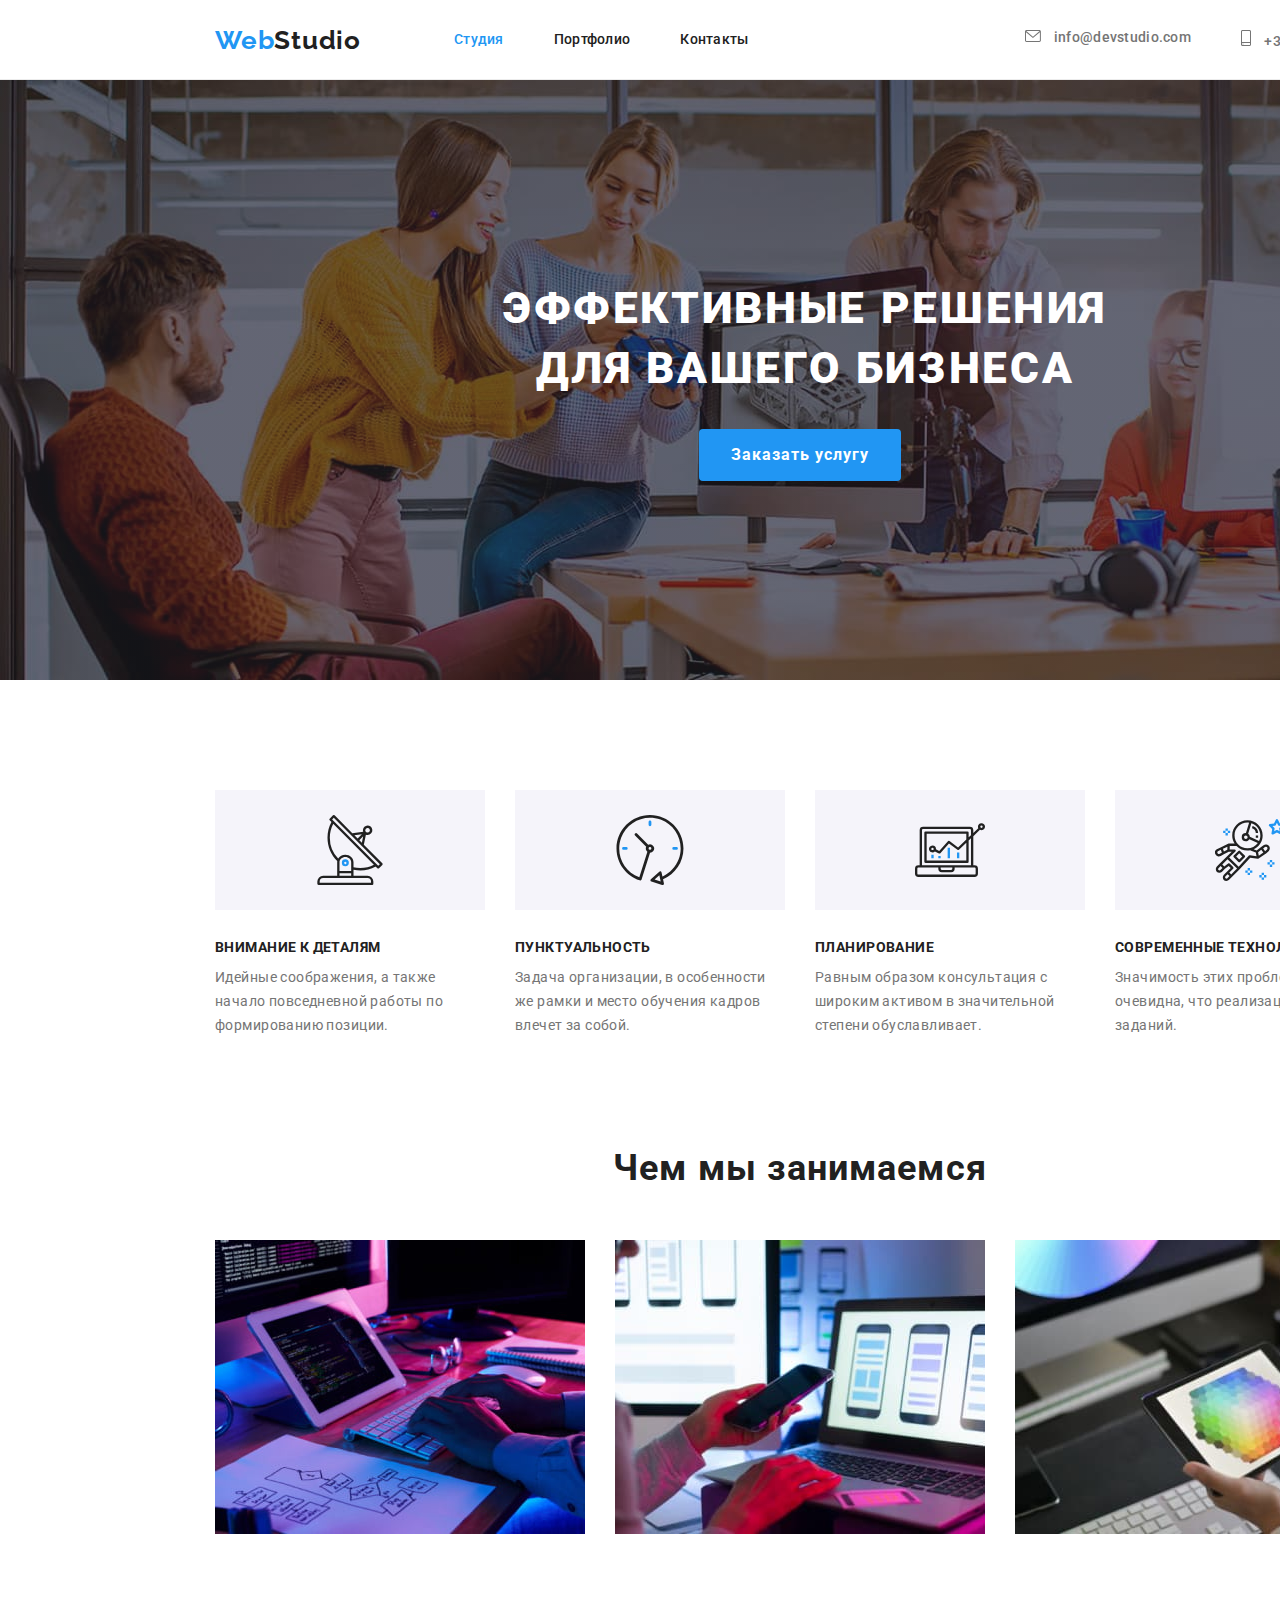
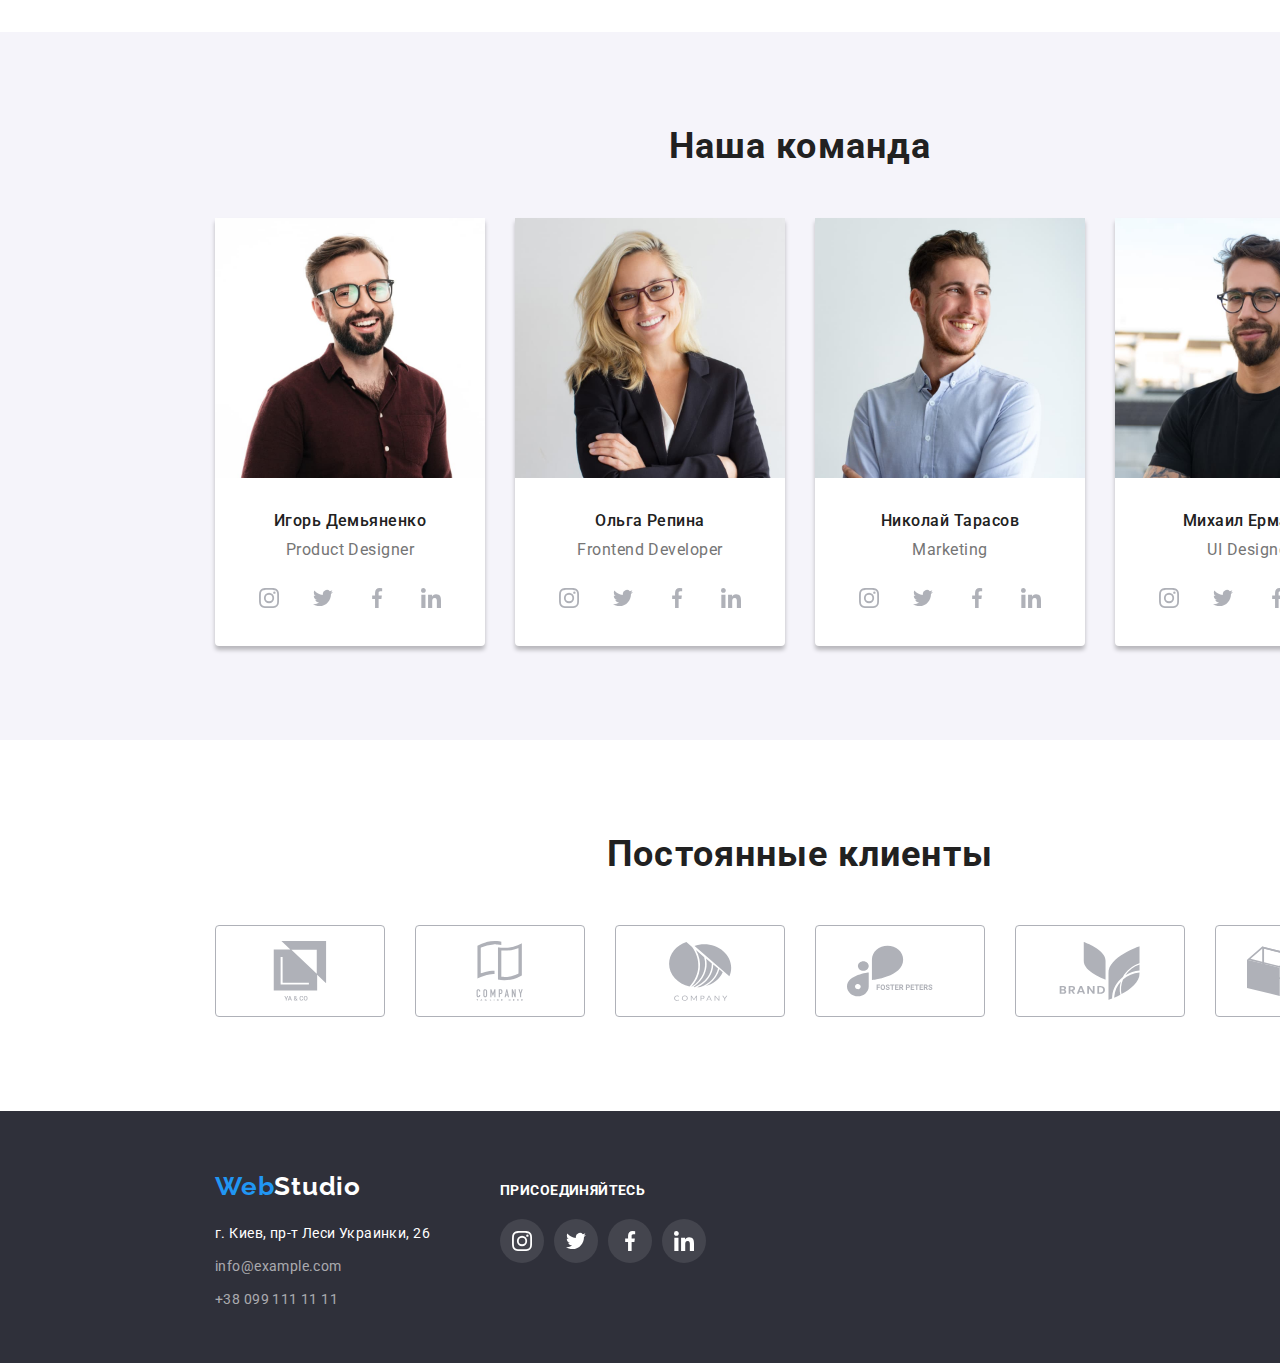
<file: index.html>
<!DOCTYPE html>
<html lang="ru">
  <head>
    <meta charset="UTF-8" />
    <meta http-equiv="X-UA-Compatible" content="IE=edge" />
    <meta name="viewport" content="width=device-width, initial-scale=1.0" />
    <title>Студия</title>
    <link
      rel="stylesheet"
      href="https://fonts.googleapis.com/css2?family=Raleway:wght@700&family=Roboto:wght@400;500;700;900&display=swap"
    />
    <link
      rel="stylesheet"
      href="https://cdnjs.cloudflare.com/ajax/libs/modern-normalize/1.1.0/modern-normalize.min.css"
    />
    <link rel="stylesheet" href="./css/styles.css" />
  </head>
  <body class="body">
    <header>
      <nav class="navigation">
        <div class="nav">
          <a href="./index.html" class="logo"><span>Web</span>Studio</a>
          <ul class="page list">
            <li class="item"><a href="./index.html" class="link current">Студия</a></li>
            <li class="item"><a href="./portfolio.html" class="link">Портфолио</a></li>
            <li class="item"><a href="./" class="link">Контакты</a></li>
          </ul>
          <ul class="connection list">
            <li class="item">
              <a class="link" href="mailto:info@devstudio.com">
                <svg class="icon-mail" width="16" height="12">
                  <use href="./images/svg/symbol-defs.svg#icon-envelope"></use>
                </svg>
                info@devstudio.com
              </a>
            </li>
            <li class="item">
              <a class="link" href="tel:+380961111111">
                <svg class="icon-tel" width="10" height="16">
                  <use href="./images/svg/symbol-defs.svg#icon-smartphone"></use>
                </svg>
                +38 096 111 11 11</a
              >
            </li>
          </ul>
        </div>
      </nav>
    </header>
    <main>
      <section class="main-title">
        <h1 class="title">Эффективные решения для вашего бизнеса</h1>
        <button class="order">Заказать услугу</button>
      </section>
      <!-- Особености -->
      <section class="features">
        <ul class="icon">
          <li>
            <div class="icons-antenna">
              <svg>
                <use href="./images/svg/symbol-defs.svg#icon-antenna"></use>
              </svg>
            </div>
            <h3>Внимание к деталям</h3>
            <p>Идейные соображения, а также начало повседневной работы по формированию позиции.</p>
          </li>
          <li>
            <div class="icons-clock">
              <svg>
                <use href="./images/svg/symbol-defs.svg#icon-clock"></use>
              </svg>
            </div>
            <h3>Пунктуальность</h3>
            <p>
              Задача организации, в особенности же рамки и место обучения кадров влечет за собой.
            </p>
          </li>
          <li>
            <div class="icons-diagram">
              <svg>
                <use href="./images/svg/symbol-defs.svg#icon-diagram"></use>
              </svg>
            </div>
            <h3>Планирование</h3>
            <p>
              Равным образом консультация с широким активом в значительной степени обуславливает.
            </p>
          </li>
          <li>
            <div class="icons-astronaut">
              <svg>
                <use href="./images/svg/symbol-defs.svg#icon-astronaut"></use>
              </svg>
            </div>
            <h3>Современные технологии</h3>
            <p>Значимость этих проблем настолько очевидна, что реализация плановых заданий.</p>
          </li>
        </ul>
      </section>
      <section class="activities">
        <h2>Чем мы занимаемся</h2>
        <ul class="about">
          <li><img src="./images/img.jpg" alt="разработка" width="370" /></li>
          <li><img src="./images/img2.jpg" alt="телефоны на экране" width="370" /></li>
          <li><img src="./images/img3.jpg" alt="планшет" width="370" /></li>
        </ul>
      </section>
      <section class="team">
        <h2>Наша команда</h2>
        <ul class="dream-team">
          <li class="team-list">
            <img src="./images/team/img.jpg" alt="Игорь Демьяненко" width="270" />
            <h3>Игорь Демьяненко</h3>
            <p>Product Designer</p>
            <ul class="list icon-social">
              <li class="social-list">
                <a class="icon-social-list" href=""
                  ><svg class="social-icon" width="20" height="20">
                    <use href="./images/svg/symbol-defs.svg#icon-instagram"></use>
                  </svg>
                </a>
              </li>
              <li class="social-list">
                <a class="icon-social-list" href="./">
                  <svg width="20" height="20">
                    <use href="./images/svg/symbol-defs.svg#icon-twitter"></use>
                  </svg>
                </a>
              </li>
              <li class="social-list">
                <a class="icon-social-list" href="">
                  <svg width="20" height="20">
                    <use href="./images/svg/symbol-defs.svg#icon-facebook"></use>
                  </svg>
                </a>
              </li>
              <li class="social-list">
                <a class="icon-social-list" href="">
                  <svg width="20" height="20">
                    <use href="./images/svg/symbol-defs.svg#icon-linkedin"></use>
                  </svg>
                </a>
              </li>
            </ul>
          </li>
          <li class="team-list">
            <img src="./images/team/img1.jpg" alt="Ольга Репина" width="270" />
            <h3>Ольга Репина</h3>
            <p>Frontend Developer</p>
            <ul class="list icon-social">
              <li class="social-list">
                <a class="icon-social-list" href=""
                  ><svg class="social-icon" width="20" height="20">
                    <use href="./images/svg/symbol-defs.svg#icon-instagram"></use>
                  </svg>
                </a>
              </li>
              <li class="social-list">
                <a class="icon-social-list" href="./">
                  <svg width="20" height="20">
                    <use href="./images/svg/symbol-defs.svg#icon-twitter"></use>
                  </svg>
                </a>
              </li>
              <li class="social-list">
                <a class="icon-social-list" href="">
                  <svg width="20" height="20">
                    <use href="./images/svg/symbol-defs.svg#icon-facebook"></use>
                  </svg>
                </a>
              </li>
              <li class="social-list">
                <a class="icon-social-list" href="">
                  <svg width="20" height="20">
                    <use href="./images/svg/symbol-defs.svg#icon-linkedin"></use>
                  </svg>
                </a>
              </li>
            </ul>
          </li>
          <li class="team-list">
            <img src="./images/team/img2.jpg" alt="Николай Тарасов" width="270" />
            <h3>Николай Тарасов</h3>
            <p>Marketing</p>
            <ul class="list icon-social">
              <li class="social-list">
                <a class="icon-social-list" href=""
                  ><svg class="social-icon" width="20" height="20">
                    <use href="./images/svg/symbol-defs.svg#icon-instagram"></use>
                  </svg>
                </a>
              </li>
              <li class="social-list">
                <a class="icon-social-list" href="./">
                  <svg width="20" height="20">
                    <use href="./images/svg/symbol-defs.svg#icon-twitter"></use>
                  </svg>
                </a>
              </li>
              <li class="social-list">
                <a class="icon-social-list" href="">
                  <svg width="20" height="20">
                    <use href="./images/svg/symbol-defs.svg#icon-facebook"></use>
                  </svg>
                </a>
              </li>
              <li class="social-list">
                <a class="icon-social-list" href="">
                  <svg width="20" height="20">
                    <use href="./images/svg/symbol-defs.svg#icon-linkedin"></use>
                  </svg>
                </a>
              </li>
            </ul>
          </li>
          <li class="team-list">
            <img src="./images/team/img3.jpg" alt="Михаил Ермаков" width="270" />
            <h3>Михаил Ермаков</h3>
            <p>UI Designer</p>
            <ul class="list icon-social">
              <li class="social-list">
                <a class="icon-social-list" href=""
                  ><svg class="social-icon" width="20" height="20">
                    <use href="./images/svg/symbol-defs.svg#icon-instagram"></use>
                  </svg>
                </a>
              </li>
              <li class="social-list">
                <a class="icon-social-list" href="./">
                  <svg width="20" height="20">
                    <use href="./images/svg/symbol-defs.svg#icon-twitter"></use>
                  </svg>
                </a>
              </li>
              <li class="social-list">
                <a class="icon-social-list" href="">
                  <svg width="20" height="20">
                    <use href="./images/svg/symbol-defs.svg#icon-facebook"></use>
                  </svg>
                </a>
              </li>
              <li class="social-list">
                <a class="icon-social-list" href="">
                  <svg width="20" height="20">
                    <use href="./images/svg/symbol-defs.svg#icon-linkedin"></use>
                  </svg>
                </a>
              </li>
            </ul>
          </li>
        </ul>
      </section>
      <section class="clients">
        <div class="clients-block">
          <h2>Постоянные клиенты</h2>
          <div class="clients-list">
            <ul class="list clients-link">
              <li class="clients-icon">
                <a class="icon-list" href=""
                  ><svg Width="106px" Height="60px">
                    <use href="./images/svg/symbol-defs.svg#icon-partner1"></use>
                  </svg>
                </a>
              </li>
              <li class="clients-icon">
                <a class="icon-list" href=""
                  ><svg Width="106px" Height="60px">
                    <use href="./images/svg/symbol-defs.svg#icon-partner2"></use>
                  </svg>
                </a>
              </li>
              <li class="clients-icon">
                <a class="icon-list" href=""
                  ><svg Width="106px" Height="60px">
                    <use href="./images/svg/symbol-defs.svg#icon-partner3"></use>
                  </svg>
                </a>
              </li>
              <li class="clients-icon">
                <a class="icon-list" href=""
                  ><svg Width="106px" Height="60px">
                    <use href="./images/svg/symbol-defs.svg#icon-partner4"></use>
                  </svg>
                </a>
              </li>
              <li class="clients-icon">
                <a class="icon-list" href=""
                  ><svg Width="106px" Height="60px">
                    <use href="./images/svg/symbol-defs.svg#icon-partner5"></use>
                  </svg>
                </a>
              </li>
              <li class="clients-icon">
                <a class="icon-list" href=""
                  ><svg Width="106px" Height="60px">
                    <use href="./images/svg/symbol-defs.svg#icon-partner6"></use>
                  </svg>
                </a>
              </li>
            </ul>
          </div>
        </div>
      </section>
    </main>
    <footer class="contacts">
      <div>
        <a href="./index.html" class="logo"><span>Web</span>Studio</a>
        <address class="direction">
          <ul class="cont">
            <li class="direction-adress">г. Киев, пр-т Леси Украинки, 26</li>
            <li>
              <a href="mailto=info@example.com" class="direction-mail">info@example.com</a>
            </li>
            <li>
              <a href="tel=+380991111111" class="direction-phone">+38 099 111 11 11</a>
            </li>
          </ul>
        </address>
      </div>
      <div class="connect-box">
        <h2 class="connect">Присоединяйтесь</h2>
        <ul class="list icon-connect">
          <li class="connect-list">
            <a class="icon-connect-list" href=""
              ><svg width="20" height="20">
                <use href="./images/svg/symbol-defs.svg#icon-instagram"></use>
              </svg>
            </a>
          </li>
          <li class="connect-list">
            <a class="icon-connect-list" href="./">
              <svg width="20" height="20">
                <use href="./images/svg/symbol-defs.svg#icon-twitter"></use>
              </svg>
            </a>
          </li>
          <li class="connect-list">
            <a class="icon-connect-list" href="">
              <svg width="20" height="20">
                <use href="./images/svg/symbol-defs.svg#icon-facebook"></use>
              </svg>
            </a>
          </li>
          <li class="connect-list">
            <a class="icon-connect-list" href="">
              <svg width="20" height="20">
                <use href="./images/svg/symbol-defs.svg#icon-linkedin"></use>
              </svg>
            </a>
          </li>
        </ul>
      </div>
    </footer>
  </body>
</html>
</file>
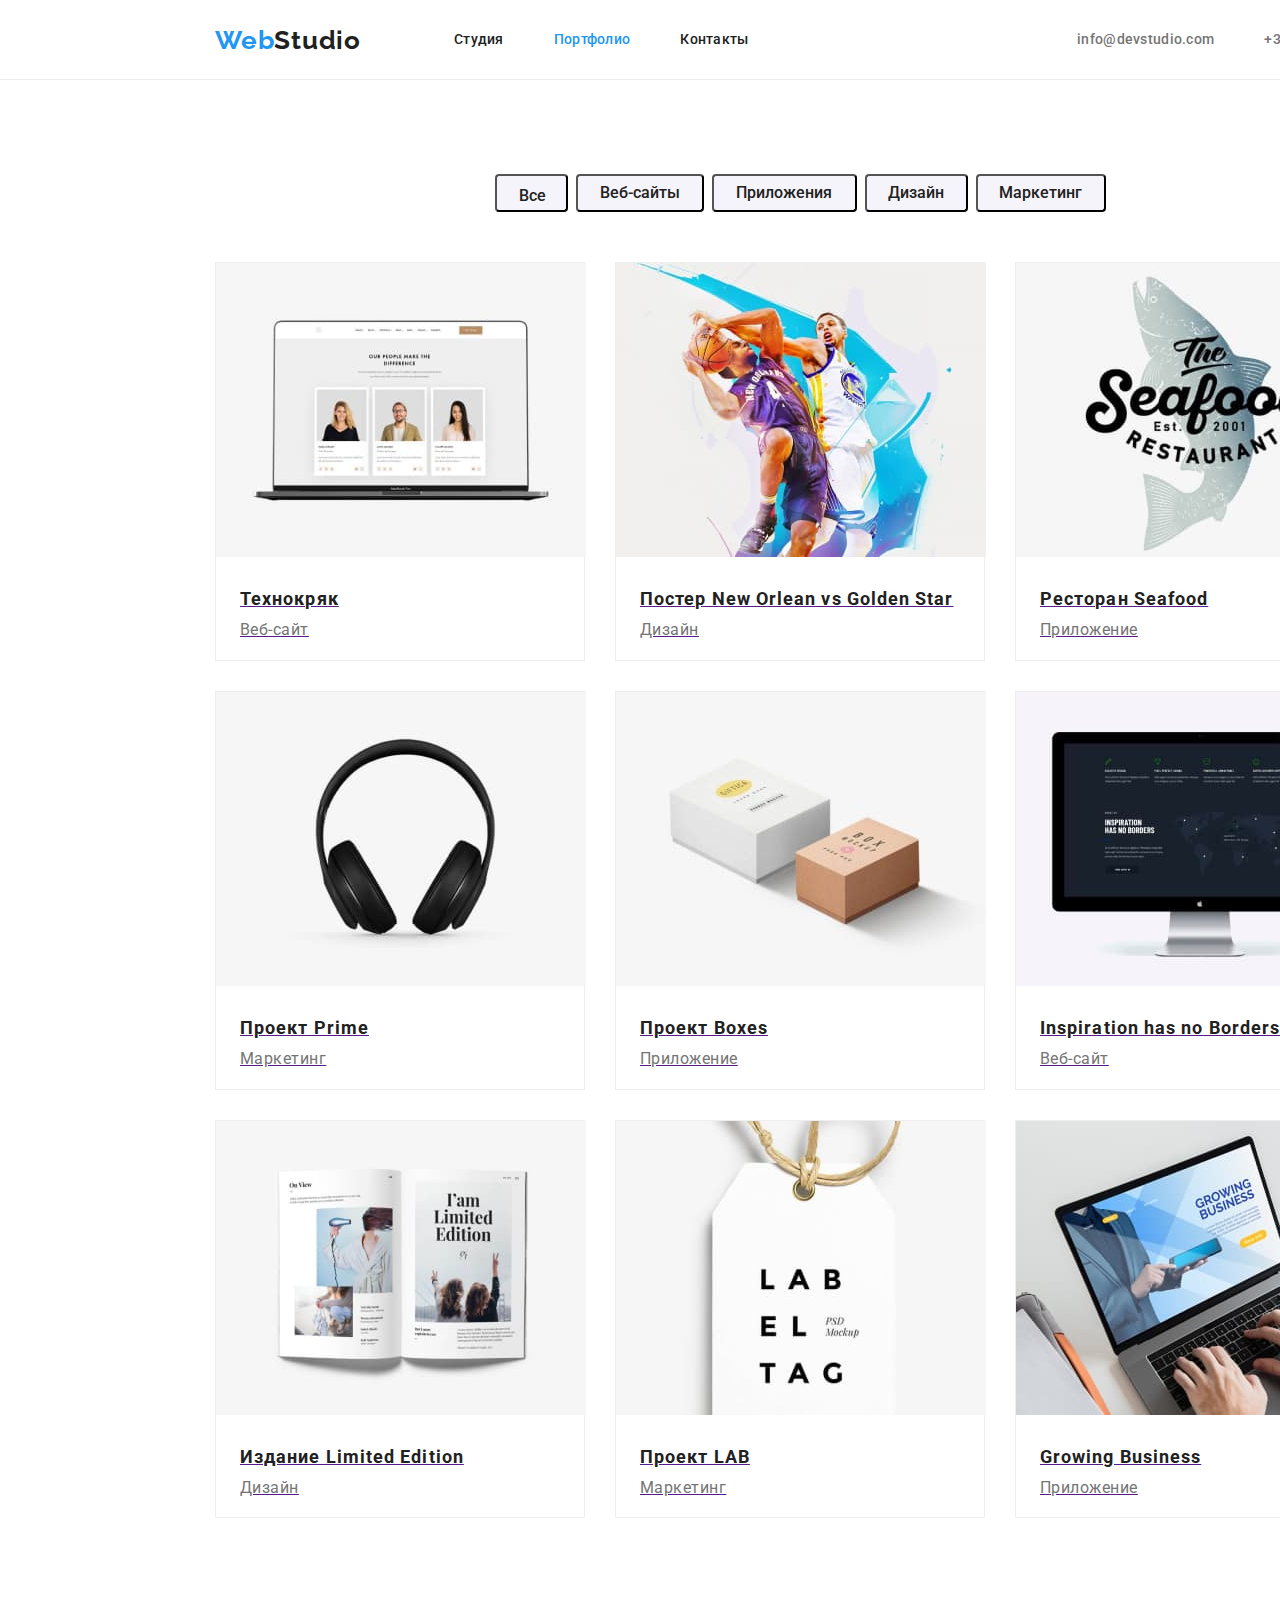
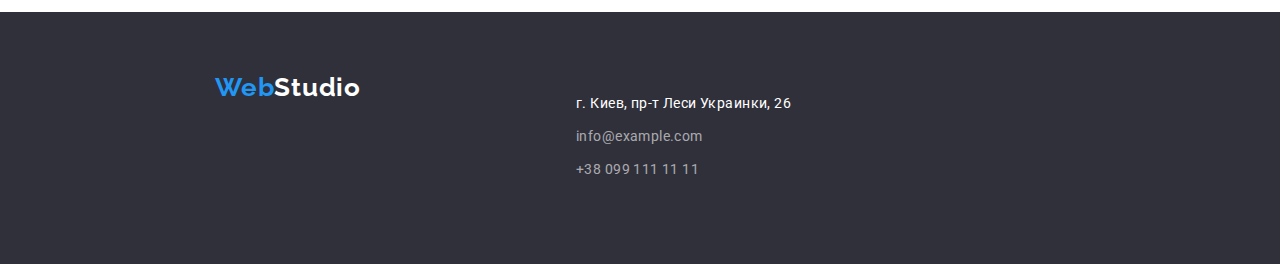
<file: portfolio.html>
<!DOCTYPE html>
<html lang="en">
  <head>
    <meta charset="UTF-8" />
    <meta http-equiv="X-UA-Compatible" content="IE=edge" />
    <meta name="viewport" content="width=device-width, initial-scale=1.0" />
    <title>Портфолио</title>
    <link
      rel="stylesheet"
      href="https://fonts.googleapis.com/css2?family=Raleway:wght@700&family=Roboto:wght@400;500;700;900&display=swap"
    />
    <link
      rel="stylesheet"
      href="https://cdnjs.cloudflare.com/ajax/libs/modern-normalize/1.1.0/modern-normalize.min.css"
    />
    <link rel="stylesheet" href="./css/styles.css" />
  </head>
  <body class="body">
    <header>
      <nav class="navigation">
        <div class="nav">
          <a href="./index.html" class="logo"><span>Web</span>Studio</a>
          <ul class="page list">
            <li class="item"><a href="./index.html" class="link">Студия</a></li>
            <li class="item"><a href="./portfolio.html" class="link current">Портфолио</a></li>
            <li class="item"><a href="./" class="link">Контакты</a></li>
          </ul>
          <ul class="connection list">
            <li class="item">
              <a href="mailto:info@devstudio.com" class="link">info@devstudio.com</a>
            </li>
            <li class="item"><a href="tel:+380961111111" class="link">+38 096 111 11 11</a></li>
          </ul>
        </div>
      </nav>
    </header>
    <!-- основа страницы -->
    <main class="main">
      <section>
        <!-- <h1>Наши работы</h1> -->
        <ul class="filter list">
          <li><button type="button" class="button first">Все</button></li>
          <li><button type="button" class="button second">Веб-сайты</button></li>
          <li><button type="button" class="button third">Приложения</button></li>
          <li><button type="button" class="button fourth">Дизайн</button></li>
          <li><button type="button" class="button fifth">Маркетинг</button></li>
        </ul>
        <div>
          <ul class="list-images">
            <li>
              <a href="">
                <img src="./images01/img.jpg" alt="люди" width="370" />
                <h3>Технокряк</h3>
                <p>Веб-сайт</p>
              </a>
            </li>
            <li>
              <a href="">
                <img src="./images01/img2.jpg" alt="баскетболл" width="370" />
                <h3>Постер New Orlean vs Golden Star</h3>
                <p>Дизайн</p>
              </a>
            </li>
            <li>
              <a href="">
                <img src="./images01/img3.jpg" alt="еда" width="370" />
                <h3>Ресторан Seafood</h3>
                <p>Приложение</p>
              </a>
            </li>
            <li>
              <a href="">
                <img src="./images01/img4.jpg" alt="наушники" width="370" />
                <h3>Проект Prime</h3>
                <p>Маркетинг</p>
              </a>
            </li>
            <li>
              <a href="">
                <img src="./images01/img5.jpg" alt="коробки" width="370" />
                <h3>Проект Boxes</h3>
                <p>Приложение</p>
              </a>
            </li>
            <li>
              <a href="">
                <img src="./images01/img6.jpg" alt="монитор" width="370" />
                <h3>Inspiration has no Borders</h3>
                <p>Веб-сайт</p>
              </a>
            </li>
            <li>
              <a href="">
                <img src="./images01/img7.jpg" alt="журнал" width="370" />
                <h3>Издание Limited Edition</h3>
                <p>Дизайн</p>
              </a>
            </li>
            <li>
              <a href="">
                <img src="./images01/img8.jpg" alt="бирка" width="370" />
                <h3>Проект LAB</h3>
                <p>Маркетинг</p>
              </a>
            </li>
            <li>
              <a href="">
                <img src="./images01/img9.jpg" alt="ноутбук" width="370" />
                <h3>Growing Business</h3>
                <p>Приложение</p>
              </a>
            </li>
          </ul>
        </div>
      </section>
    </main>
    <!-- подвал -->
    <footer class="contacts">
      <a href="./index.html" class="logo"><span>Web</span>Studio</a>
      <address class="direction">
        <ul class="cont">
          <li class="direction-adress">г. Киев, пр-т Леси Украинки, 26</li>
          <li>
            <a href="mailto=info@example.com" class="direction-mail">info@example.com</a>
          </li>
          <li>
            <a href="tel=+380991111111" class="direction-phone">+38 099 111 11 11</a>
          </li>
        </ul>
      </address>
    </footer>
  </body>
</html>
</file>
<file: css/styles.css>
:root {
  --text-color: #212121;
  --background-color-site: #ffffff;
  --background-color-blue: #2196f3;
}
.body {
  font-family: Roboto, sans-serif;
  background-color: var(background-color-site);
  letter-spacing: 0.03em;
  margin-left: auto;
  margin-right: auto;
  width: 1600px;
}
.list,
.features,
.about {
  list-style: none;
  padding: 0;
  margin: 0;
}
/* Навигация */

.nav {
  margin-left: auto;
  margin-right: auto;
  width: 1200px;
  padding-left: 15px;
  padding-right: 15px;
  height: 80px;
  display: flex;
  align-items: center;
}
.navigation {
  width: 1600px;
  height: 80px;
  border-bottom: 1px;
  border-bottom-style: solid;
  border-bottom-color: #ececec;
}

.navigation .link {
  color: var(--text-color);
  font-style: normal;
  font-weight: 500;
  font-size: 14px;
  line-height: 1.14;
  letter-spacing: 0.02em;
  text-decoration: none;
}
.link svg {
  fill: #757575;
  margin-right: 10px;
}
.link:hover svg {
  fill: var(--background-color-blue);
}
.navigation .link:hover,
.navigation .link:focus {
  color: var(--background-color-blue);
}

/* Logo */
.logo {
  color: var(--text-color);
  font-family: Raleway;
  font-style: normal;
  font-weight: bold;
  font-size: 26px;
  line-height: 1.19;
  letter-spacing: 0.03em;
  text-decoration: none;
}
span {
  color: var(--background-color-blue);
}
/* переход на страницы */

.page {
  display: flex;
  margin-left: 93px;
}
.page .link {
  display: block;
  padding-top: 32px;
  padding-bottom: 32px;
}

.page .item:not(:last-child) {
  margin-right: 50px;
}
.page .link.current {
  color: var(--background-color-blue);
}
.connection .link {
  display: block;
  padding-top: 32px;
  padding-bottom: 32px;
  color: #757575;
}
.connection {
  display: flex;
  margin-left: auto;
}
.connection .item:not(:last-child) {
  margin-right: 50px;
}

/* футер */

.container {
  width: 1200px;
  padding-left: 15px;
  padding-right: 15px;
}
.contacts {
  padding-top: 60px;
  width: 1600px;
  height: 252px;
  background: #2f303a;
  color: var(--background-color-site);
  display: flex;
}
.contacts .logo {
  padding-left: 215px;
  color: var(--background-color-site);
  font-style: normal;
  font-weight: bold;
  font-size: 26px;
  line-height: 1.19;
  letter-spacing: 0.03em;
}
.connect-box {
  width: 206px;
  height: 80px;
  margin-top: 12px;
  margin-left: 70px;
}
.connect {
  font-size: 14px;
  line-height: 1.14;
  letter-spacing: 0.03em;
  font-weight: bold;
  text-transform: uppercase;
  text-align: left;
  margin: 0px;
  padding: 0px;
  margin-bottom: 20px;
  color: #ffffff;
}
.icon-connect {
  display: flex;
  justify-content: space-between;
}
.connect-list {
  width: 44px;
  height: 44px;
}
.connect-list:not(:last-child) {
  margin-right: 10px;
}
.icon-connect-list {
  width: 100%;
  height: 100%;
  display: flex;
  justify-content: center;
  align-items: center;
  fill: #ffffff;
  border-radius: 50%;
  background: rgba(255, 255, 255, 0.1);
}
.icon-connect-list:hover,
.icon-connect-list:focus {
  background: #2196f3;
}
.direction {
  margin-top: 20px;
  padding-left: 215px;
  font-style: normal;
  font-weight: normal;
  font-size: 14px;
  line-height: 1.71;
  letter-spacing: 0.03em;
}
.cont {
  margin: 0px;
  padding-left: 0px;
  list-style: none;
}
.cont li:not(:first-child) {
  margin: 0px;
  margin-top: 9px;
}

.direction-mail,
.direction-phone {
  font-style: normal;
  font-weight: normal;
  font-size: 14px;
  line-height: 1.71;
  letter-spacing: 0.03em;
  color: rgba(255, 255, 255, 0.6);
  text-decoration: none;
}
/* Наши работы */
.main {
  margin: 0px auto;
  width: 1170px;
}

.filter {
  padding: 0px;
  margin-top: 94px;
  margin-bottom: 34px;
  margin-left: auto;
  margin-right: auto;
  width: 611px;
  height: 54px;
  display: flex;
}
.first {
  width: 73px;
  height: 38px;
  padding: 6px 22px;
}
.second {
  width: 128px;
  height: 38px;
}
.third {
  width: 145px;
  height: 38px;
}
.fourth {
  width: 103px;
  height: 38px;
}
.fifth {
  width: 130px;
  height: 38px;
}
/* кнопки работ */

.filter li:not(:last-child) {
  margin-right: 8px;
}

.button {
  font-family: inherit;
  font-style: normal;
  font-weight: 500;
  font-size: 16px;
  line-height: 1.7;
  text-align: center;
  /* letter-spacing: 0.03em; */
  color: var(--text-color);
  background: #f5f4fa;
  border-radius: 4px;
  cursor: pointer;
}

.button:hover,
.button:focus {
  color: #ffffff;
  background: var(--background-color-blue);
}
.list-images {
  list-style: none;
  padding-left: 0px;
  display: flex;
  flex-wrap: wrap;
  margin: 0pc;
  margin-bottom: 94px;
}
.list-images li {
  width: 370px;
  border: 1px solid #eeeeee;
  box-sizing: border-box;
  background: #ffffff;
  margin-right: 30px;
  margin-bottom: 30px;
}
.list-images li:nth-child(3n) {
  margin-right: 0px;
}
.list-images li:nth-last-child(-n + 3) {
  margin-bottom: 0px;
}
.list-images h3 {
  font-style: normal;
  font-weight: bold;
  font-size: 18px;
  line-height: 2;
  letter-spacing: 0.06em;
  color: var(--text-color);
  margin: 0px;
  padding: 20px 24px 4px 24px;
}
.list-images p {
  margin: 0px;
  padding: 0px 24px 20px 24px;
  color: #757575;
}
.list p {
  font-style: normal;
  font-weight: normal;
  font-size: 16px;
  line-height: 1.87;
  letter-spacing: 0.03em;
}
/* index */
.main-title {
  background-size: contain;
  max-width: 1600px;
  height: 600px;
  margin-left: auto;
  margin-right: auto;
  text-align: center;
  background-color: #c4c4c4;
  background-image: linear-gradient(to right, rgba(47, 48, 58, 0.4), rgba(47, 48, 58, 0.4)),
    url('../images/img4.jpg');
  background-repeat: no-repeat;
  background-position: center;
  background-size: cover;
}

.title {
  padding: 199px 447px 30px 457px;
  margin: 0px;
  font-style: normal;
  font-weight: 900;
  font-size: 44px;
  line-height: 1.36;
  letter-spacing: 0.06em;
  text-transform: uppercase;
  color: var(--background-color-site);
}
.order {
  padding: 11px 32px;
  min-width: 200px;
  color: var(--background-color-site);
  background: var(--background-color-blue);
  font-style: normal;
  font-weight: bold;
  border: none;
  font-size: 16px;
  line-height: 1.88;
  letter-spacing: 0.06em;
  border-radius: 4px;
}
.features {
  padding: 94px 15px 94px 15px;
  width: 1200px;
  margin-left: auto;
  margin-right: auto;
}
.features ul {
  padding: 0px;
  display: flex;
  list-style: none;
}

.features li:not(:last-child) {
  width: 270px;
  margin-right: 30px;
}
.features h3 {
  margin: 0px;
  margin-bottom: 10px;
  padding-top: 30px;
  color: var(--text-color);
  font-style: normal;
  font-weight: bold;
  font-size: 14px;
  line-height: 1.14;
  letter-spacing: 0.03em;
  text-transform: uppercase;
}
.features p {
  width: 270px;
  margin: 0px;
  color: #757575;
  font-style: normal;
  font-weight: normal;
  font-size: 14px;
  line-height: 1.71;
  letter-spacing: 0.03em;
}
/* Чем мы занимаемся */
.activities {
  margin-left: auto;
  margin-right: auto;
  width: 1200px;
  padding-left: 15px;
  padding-right: 15px;
}
.activities h2 {
  margin: 0px;
  margin-bottom: 50px;
}
.about {
  padding-left: 0px;
  display: flex;

  margin-bottom: 94px;
}
.about li:not(:last-child) {
  margin-right: 30px;
}

/* Наща команда */

.team {
  background: #f5f4fa;
  padding-left: 215px;
  padding-right: 215px;
  padding-bottom: 94px;
}
.team div {
  margin: 0px;
  padding: 0px;
  background: #ffffff;
  width: 270px;
  height: 168px;
}
.dream-team {
  margin: 0px;
  padding: 0px;
  display: flex;
  width: 1170px;
  height: 428px;
}
.name {
  padding-top: 30px;
  padding-bottom: 30px;
  text-align: center;
}

.team-list {
  margin-left: auto;
  margin-right: auto;
  border-radius: 0px 0px 4px 4px;
  list-style: none;
  background: #ffffff;
  box-shadow: 0px 4px 4px 0px rgba(0, 0, 0, 0.25);
}
.team-list:not(:last-child) {
  margin-right: 30px;
}
.team h2 {
  margin: 0px;
  padding-top: 94px;
  padding-bottom: 50px;
}
h2 {
  color: var(--text-color);
  font-style: normal;
  font-weight: bold;
  font-size: 36px;
  line-height: 1.16;
  text-align: center;
  letter-spacing: 0.03em;
}
.team h3 {
  margin: 0pc;
  padding-top: 30px;
  padding-bottom: 10px;
  color: var(--text-color);
  font-style: normal;
  font-weight: 500;
  font-size: 16px;
  line-height: 1.18;
  text-align: center;
  letter-spacing: 0.03em;
}
.team p {
  margin: 0pc;
  color: #757575;
  font-style: normal;
  font-weight: normal;
  font-size: 16px;
  line-height: 1.18;
  text-align: center;
  letter-spacing: 0.03em;
}

/* иконки */
.icons-antenna,
.icons-clock,
.icons-diagram,
.icons-astronaut {
  display: flex;
  width: 270px;
  height: 120px;
  padding-top: 25px;
  padding-bottom: 25px;
  background-color: #f5f4fa;
  align-items: center;
  justify-content: center;
}
.icon {
  display: flex;
}
.icon svg {
  width: 70px;
  height: 70px;
}
/* Наша команда иконки соцсети */
.icon-social {
  list-style: none;
  display: flex;
  fill: #afb1b8;
  justify-content: space-between;
  margin-top: 16px;
  padding: 0 32px;
}
.icon-social-list {
  width: 44px;
  height: 44px;
  display: flex;
  align-items: center;
  justify-content: center;
  border-radius: 50%;
}
.icon-social-list:hover,
.icon-social-list:focus {
  background: #2196f3;
  fill: #ffffff;
}
/* Постоянные клиенты */

.clients-block {
  margin: 0px;
  padding: 0px;
  padding: 94px 215px;
}
.clients h2 {
  margin: 0px;
  padding-bottom: 50px;
}
.clients-link {
  fill: #afb1b8;
  display: flex;
}
.clients-icon:not(:last-child) {
  margin-right: 30px;
}
.clients-icon {
  width: 170px;
  height: 92px;
}
.icon-list:hover,
.icon-list:focus {
  fill: #2196f3;
  border: 1px solid #2196f3;
}
.icon-list {
  width: 100%;
  height: 100%;
  border: 1px solid #afb1b8;
  box-sizing: border-box;
  border-radius: 4px;
  /* padding: 16px 32px; */
  display: flex;
  align-items: center;
  justify-content: center;
  fill: #afb1b8;
}
</file>
